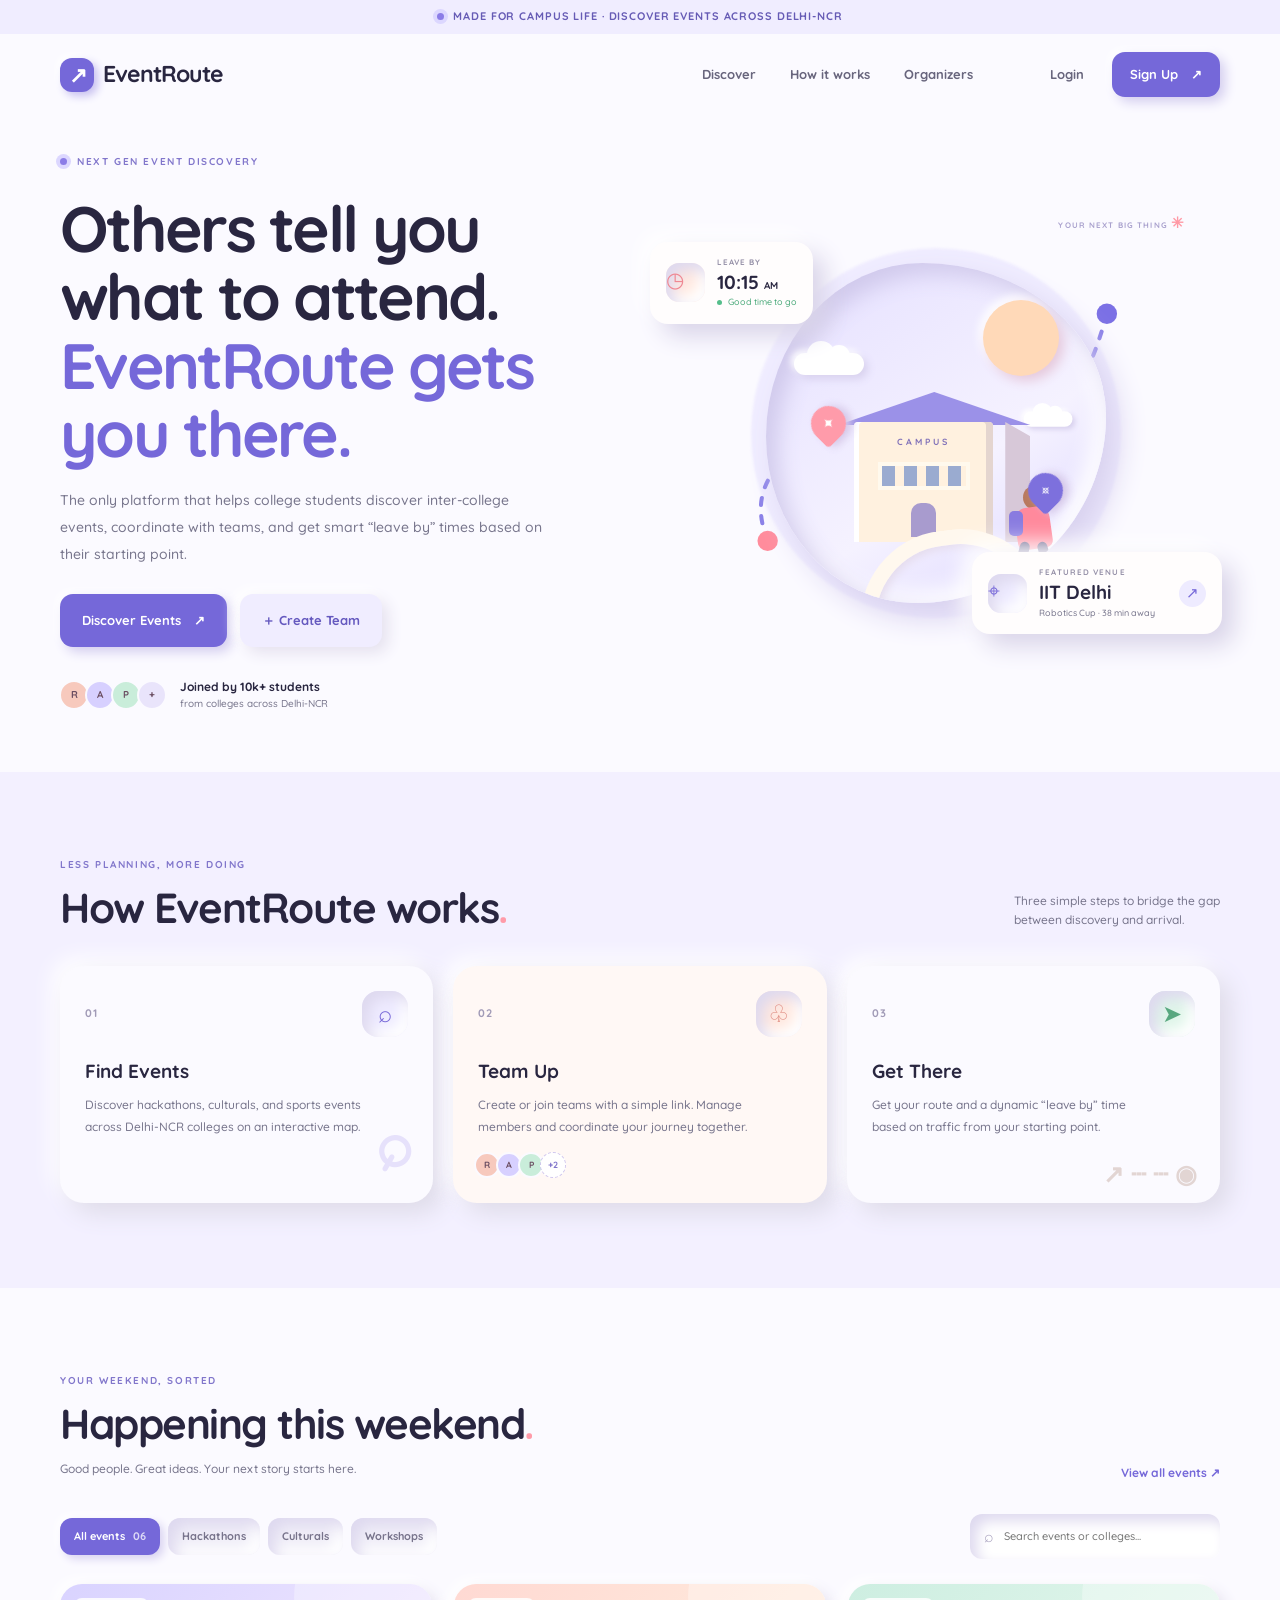
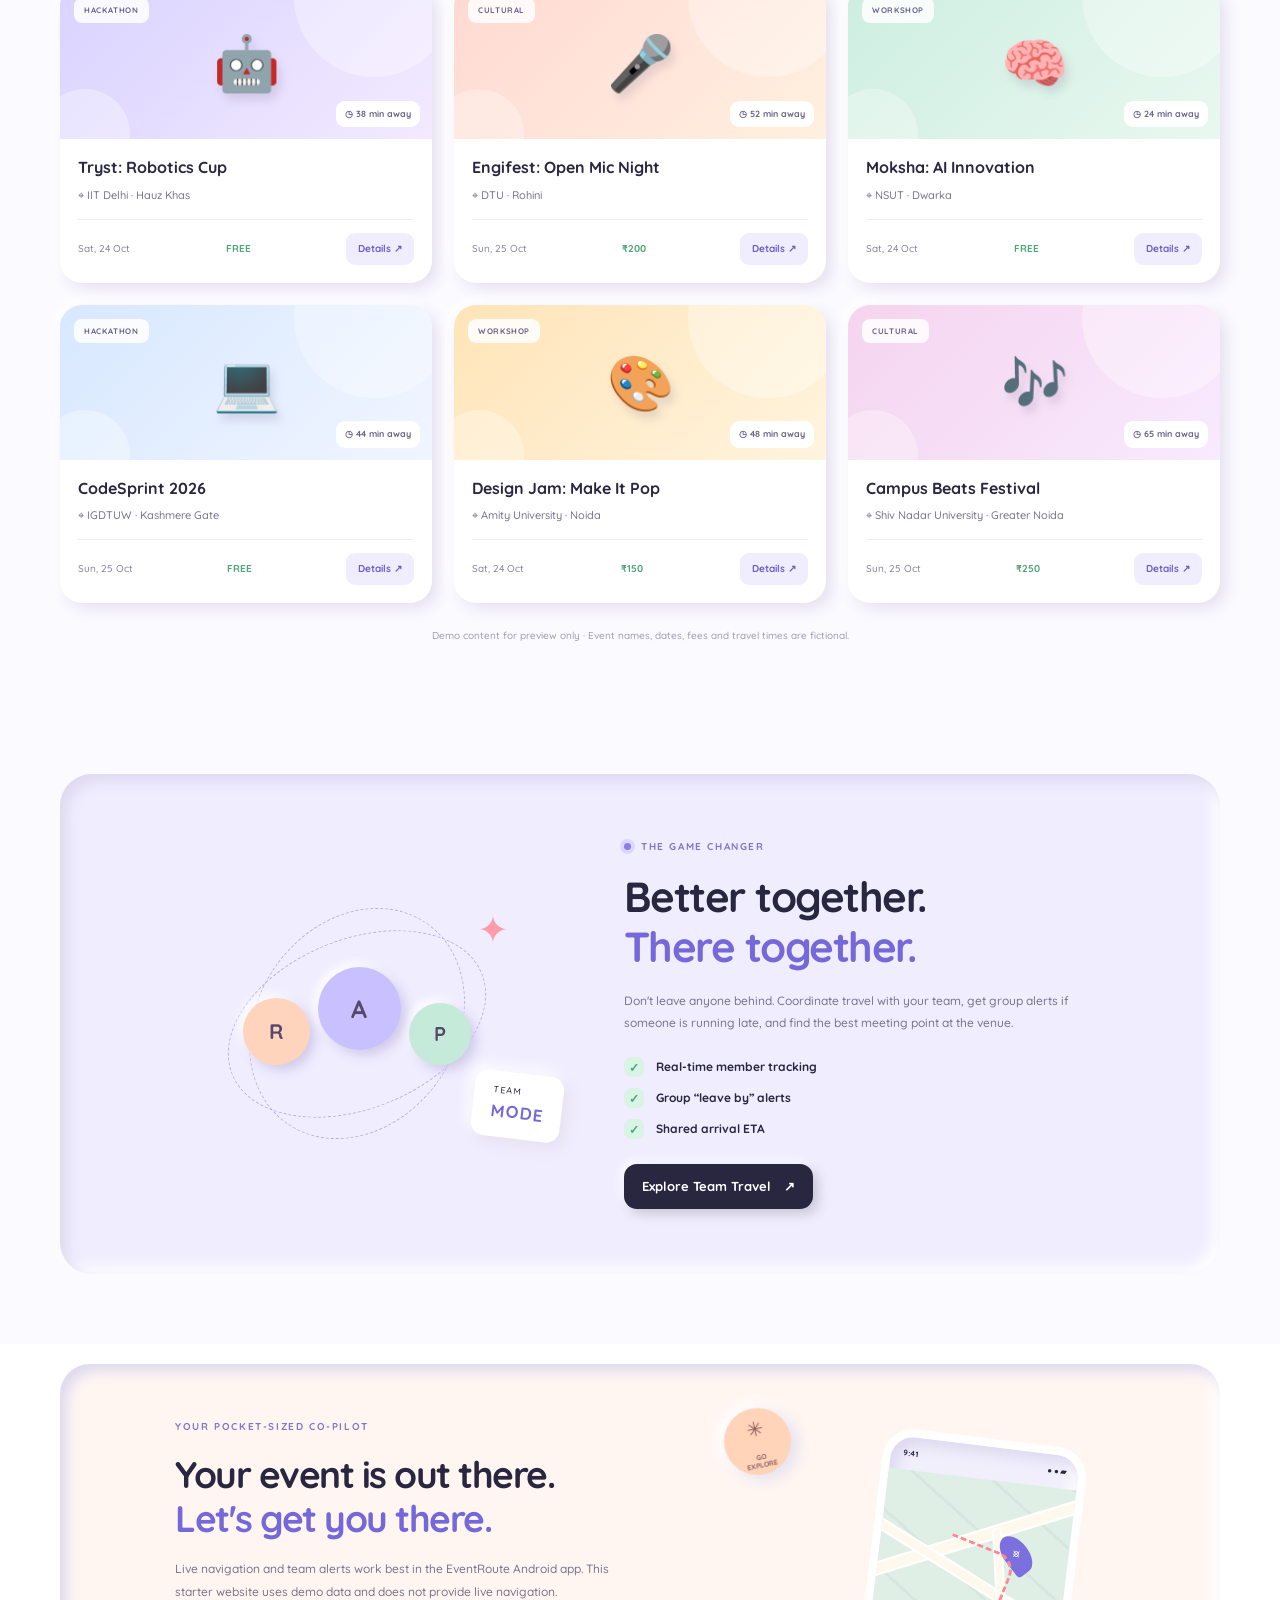
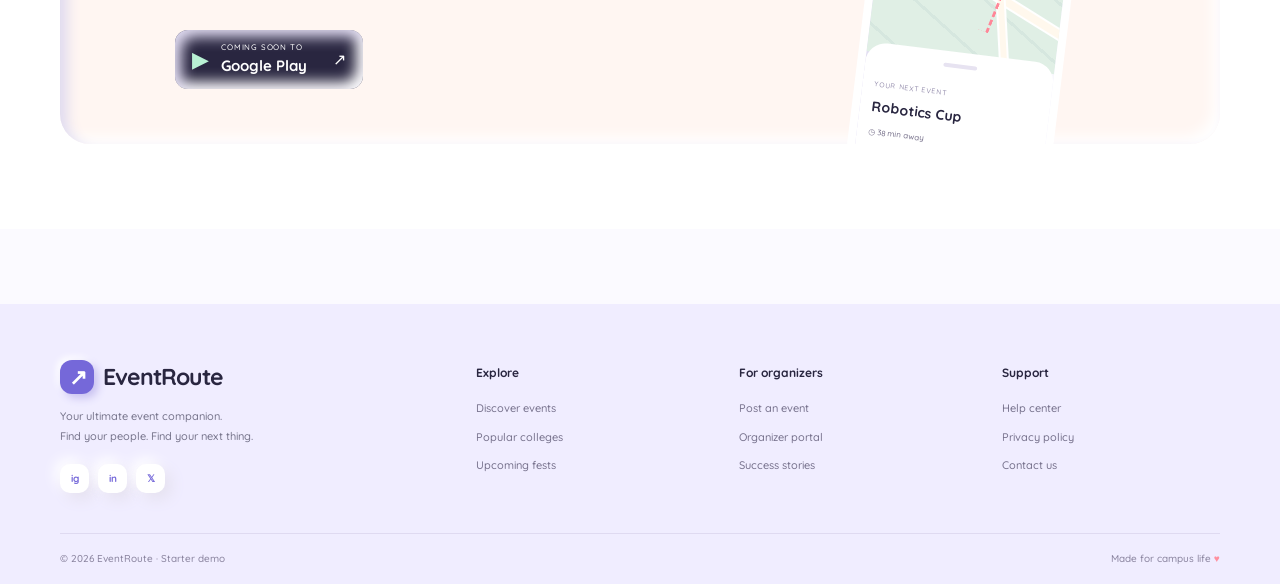
<file: web/index.html>
<!DOCTYPE html>
<html lang="en">
<head>
  <meta charset="UTF-8">
  <meta name="viewport" content="width=device-width, initial-scale=1.0">
  <meta name="description" content="EventRoute helps students discover college events, coordinate teams, and plan when to leave.">
  <title>EventRoute — Discover. Team Up. Get There.</title>
  <link rel="preconnect" href="https://fonts.googleapis.com">
  <link rel="preconnect" href="https://fonts.gstatic.com" crossorigin>
  <link href="https://fonts.googleapis.com/css2?family=Quicksand:wght@400;500;600;700&display=swap" rel="stylesheet">
  <link rel="stylesheet" href="css/style.css">
</head>
<body>
  <div class="announcement"><span class="pulse"></span> Made for campus life · Discover events across Delhi-NCR</div>
  <header class="site-header container">
    <a class="brand" href="#home" aria-label="EventRoute home"><span class="brand-mark">↗</span> EventRoute</a>
    <nav class="desktop-nav" aria-label="Main navigation">
      <a href="discover-map.html">Discover</a><a href="#how">How it works</a><a href="#organizers">Organizers</a>
    </nav>
    <div class="header-actions"><a class="btn btn-quiet" href="login.html">Login</a><a class="btn btn-primary" href="login.html?mode=signup">Sign Up <span>↗</span></a><button class="menu-toggle" id="menuToggle" aria-label="Toggle navigation">☰</button></div>
  </header>

  <main id="home">
    <section class="hero container">
      <div class="hero-copy">
        <div class="eyebrow"><span class="eyebrow-dot"></span> NEXT GEN EVENT DISCOVERY</div>
        <h1>Others tell you<br>what to attend.<br><span>EventRoute gets<br>you there.</span></h1>
        <p class="hero-description">The only platform that helps college students discover inter-college events, coordinate with teams, and get smart “leave by” times based on their starting point.</p>
        <div class="hero-actions"><a class="btn btn-primary btn-large" href="discover-map.html">Discover Events <span>↗</span></a><button class="btn btn-soft btn-large" data-toast="Team creation is a demo feature for now.">＋ Create Team</button></div>
        <div class="social-proof"><div class="avatar-stack"><span>R</span><span>A</span><span>P</span><span>+</span></div><div><strong>Joined by 10k+ students</strong><small>from colleges across Delhi-NCR</small></div></div>
      </div>
      <div class="hero-visual">
        <div class="visual-glow"></div>
        <div class="route-doodle" aria-hidden="true"><svg viewBox="0 0 440 430" fill="none"><path d="M54 315 C 20 230, 126 215, 145 155 S 235 90, 260 145 S 345 245, 387 92" stroke="#8A80E8" stroke-width="4" stroke-linecap="round" stroke-dasharray="7 11"/><circle cx="54" cy="315" r="10" fill="#FF8C9C"/><circle cx="387" cy="92" r="10" fill="#7B70E5"/></svg></div>
        <div class="floating-card leave-card"><span class="mini-icon coral">◷</span><div><small>LEAVE BY</small><strong>10:15 <em>AM</em></strong><span class="status"><i></i> Good time to go</span></div></div>
        <div class="hero-art">
          <div class="art-sun"></div><div class="art-cloud cloud-one"></div><div class="art-cloud cloud-two"></div>
          <div class="campus-building"><div class="roof"></div><div class="building-front"><div class="building-label">CAMPUS</div><div class="windows"></div><div class="building-door"></div></div><div class="building-side"></div></div>
          <div class="art-path"></div><div class="art-person"><div class="person-head"></div><div class="person-body"></div><div class="person-leg leg-one"></div><div class="person-leg leg-two"></div><div class="person-bag"></div></div>
          <div class="pin pin-one">✦</div><div class="pin pin-two">⌖</div>
        </div>
        <div class="floating-card venue-card"><span class="mini-icon lavender">⌖</span><div><small>FEATURED VENUE</small><strong>IIT Delhi</strong><span>Robotics Cup · 38 min away</span></div><span class="arrow-circle">↗</span></div>
        <div class="tiny-note">YOUR NEXT BIG THING <span>✳</span></div>
      </div>
    </section>

    <section class="how-section section-pad" id="how">
      <div class="container">
        <div class="section-heading"><div><div class="eyebrow">LESS PLANNING, MORE DOING</div><h2>How EventRoute works<span class="heading-period">.</span></h2></div><p>Three simple steps to bridge the gap<br class="desktop-only"> between discovery and arrival.</p></div>
        <div class="steps-grid">
          <article class="step-card"><div class="step-top"><span class="step-number">01</span><span class="step-icon lavender">⌕</span></div><h3>Find Events</h3><p>Discover hackathons, culturals, and sports events across Delhi-NCR colleges on an interactive map.</p><div class="card-decoration decor-search">⌕</div></article>
          <article class="step-card featured-step"><div class="step-top"><span class="step-number">02</span><span class="step-icon peach">♧</span></div><h3>Team Up</h3><p>Create or join teams with a simple link. Manage members and coordinate your journey together.</p><div class="mini-avatars"><span>R</span><span>A</span><span>P</span><b>+2</b></div></article>
          <article class="step-card"><div class="step-top"><span class="step-number">03</span><span class="step-icon mint">➤</span></div><h3>Get There</h3><p>Get your route and a dynamic “leave by” time based on traffic from your starting point.</p><div class="card-decoration decor-route">↗ ┄ ┄ ◉</div></article>
        </div>
      </div>
    </section>

    <section class="events-section section-pad" id="discover">
      <div class="container">
        <div class="section-heading"><div><div class="eyebrow">YOUR WEEKEND, SORTED</div><h2>Happening this weekend<span class="heading-period">.</span></h2><p class="heading-sub">Good people. Great ideas. Your next story starts here.</p></div><a href="discover-map.html" class="text-link">View all events <span>↗</span></a></div>
        <div class="filter-row"><div class="filter-pills" id="filters"><button class="filter-pill active" data-filter="All">All events <span>06</span></button><button class="filter-pill" data-filter="Hackathon">Hackathons</button><button class="filter-pill" data-filter="Cultural">Culturals</button><button class="filter-pill" data-filter="Workshop">Workshops</button></div><label class="search-box"><span>⌕</span><input id="eventSearch" type="search" placeholder="Search events or colleges..." aria-label="Search events"></label></div>
        <div class="event-grid" id="eventGrid"></div>
        <p class="demo-disclaimer">Demo content for preview only · Event names, dates, fees and travel times are fictional.</p>
      </div>
    </section>

    <section class="team-banner container" id="organizers">
      <div class="team-illustration"><div class="orbit orbit-a"></div><div class="orbit orbit-b"></div><div class="team-spark">✦</div><div class="team-people"><span class="person p1">R</span><span class="person p2">A</span><span class="person p3">P</span></div><div class="team-ticket">TEAM<br><strong>MODE</strong></div></div>
      <div class="team-copy"><div class="eyebrow"><span class="eyebrow-dot"></span> THE GAME CHANGER</div><h2>Better together.<br><span>There together.</span></h2><p>Don't leave anyone behind. Coordinate travel with your team, get group alerts if someone is running late, and find the best meeting point at the venue.</p><ul><li><span>✓</span> Real-time member tracking</li><li><span>✓</span> Group “leave by” alerts</li><li><span>✓</span> Shared arrival ETA</li></ul><button class="btn btn-dark" data-toast="Team Travel Mode is a demo feature for now.">Explore Team Travel <span>↗</span></button></div>
    </section>

    <section class="app-section section-pad">
      <div class="container app-panel"><div class="app-copy"><div class="eyebrow">YOUR POCKET-SIZED CO-PILOT</div><h2>Your event is out there.<br><span>Let's get you there.</span></h2><p>Live navigation and team alerts work best in the EventRoute Android app. This starter website uses demo data and does not provide live navigation.</p><div class="store-button"><span class="play-icon">▶</span><div><small>COMING SOON TO</small><strong>Google Play</strong></div><span class="store-arrow">↗</span></div></div><div class="phone-mock"><div class="phone-top"><span>9:41</span><span>● ● ▰</span></div><div class="phone-map"><div class="map-road road-a"></div><div class="map-road road-b"></div><div class="map-road road-c"></div><div class="phone-pin">⌖</div><div class="phone-route"></div></div><div class="phone-sheet"><span class="sheet-handle"></span><small>YOUR NEXT EVENT</small><h3>Robotics Cup</h3><div class="phone-info"><span>◷ 38 min away</span><span>↗ Leave by 10:15</span></div><div class="phone-cta">View route ↗</div></div></div><div class="app-sticker">✳ <span>GO<br>EXPLORE</span></div></div>
    </section>
  </main>

  <footer class="site-footer"><div class="container footer-main"><div class="footer-brand"><a class="brand" href="#home"><span class="brand-mark">↗</span> EventRoute</a><p>Your ultimate event companion.<br>Find your people. Find your next thing.</p><div class="footer-socials"><a href="#home" aria-label="Instagram">ig</a><a href="#home" aria-label="LinkedIn">in</a><a href="#home" aria-label="X">𝕏</a></div></div><div class="footer-col"><h4>Explore</h4><a href="#discover">Discover events</a><a href="#discover">Popular colleges</a><a href="#discover">Upcoming fests</a></div><div class="footer-col"><h4>For organizers</h4><a href="#organizers">Post an event</a><a href="#organizers">Organizer portal</a><a href="#organizers">Success stories</a></div><div class="footer-col"><h4>Support</h4><a href="#home">Help center</a><a href="#home">Privacy policy</a><a href="#home">Contact us</a></div></div><div class="container footer-bottom"><span>© 2026 EventRoute · Starter demo</span><span>Made for campus life <b>♥</b></span></div></footer>
  <div class="toast" id="toast" role="status" aria-live="polite"></div>
  <script src="js/app.js"></script>
</body>
</html>
</file>
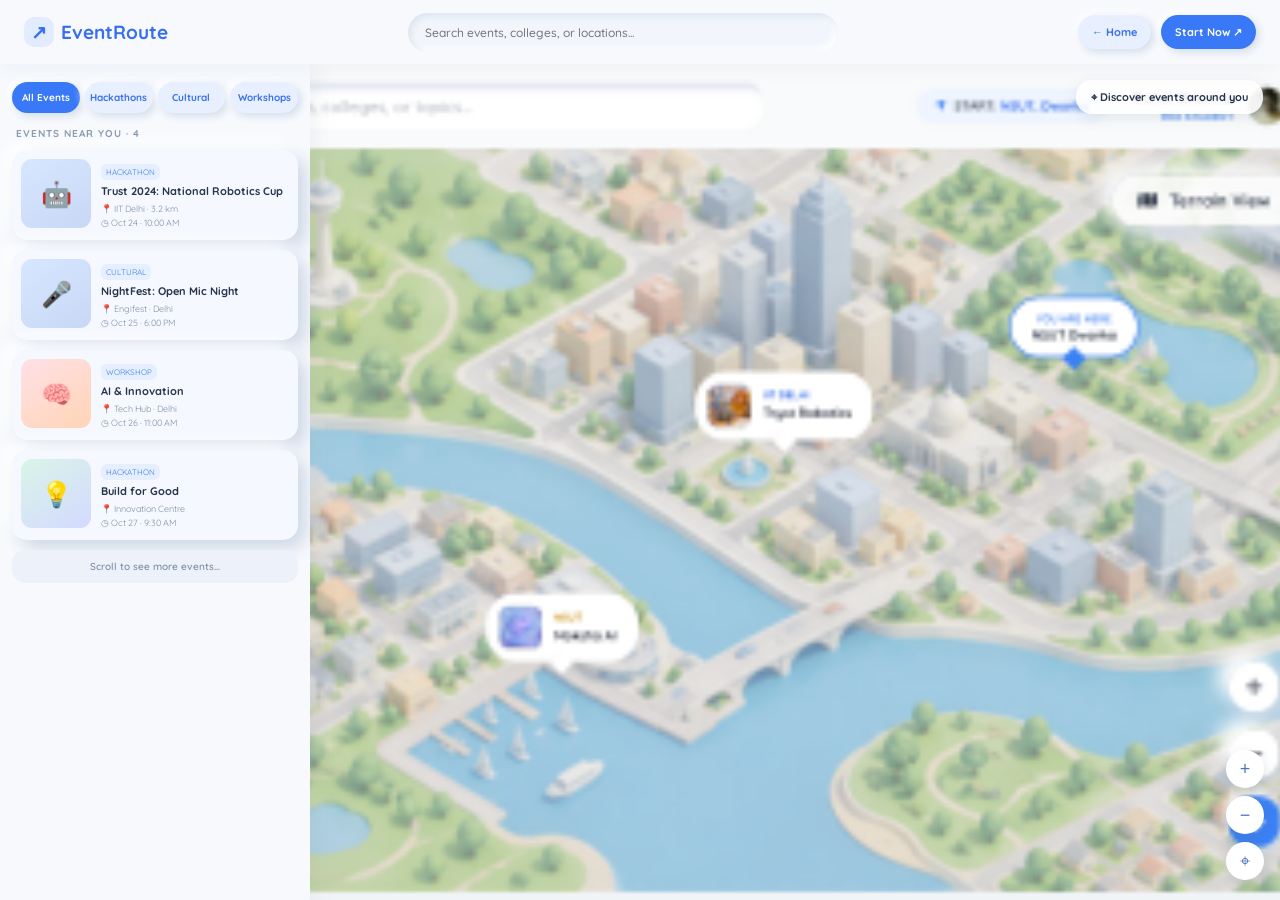
<file: web/discover-map.html>
<!DOCTYPE html>
<html lang="en">
<head>
<meta charset="UTF-8"><meta name="viewport" content="width=device-width, initial-scale=1">
<title>Discover Map | EventRoute</title>
<link rel="preconnect" href="https://fonts.googleapis.com">
<link href="https://fonts.googleapis.com/css2?family=Quicksand:wght@400;500;600;700&display=swap" rel="stylesheet">
<style>
:root{--ink:#26344c;--blue:#477cf5;--pale:#eef4ff;--shadow:8px 8px 18px #cdd7e6,-8px -8px 18px #fff}
*{box-sizing:border-box}body{margin:0;font-family:Quicksand,sans-serif;color:var(--ink);background:#f0f4fa}
.topbar{height:64px;background:#f7f9fd;display:flex;align-items:center;justify-content:space-between;padding:0 24px;gap:18px;box-shadow:0 4px 18px #9eafc51c;position:relative;z-index:2}
.brand{font-weight:700;color:#376ff0;text-decoration:none;font-size:19px;white-space:nowrap}.brand-mark{display:inline-grid;place-items:center;background:#e3ecff;border-radius:10px;width:30px;height:30px;margin-right:7px}
.search{width:min(430px,45vw);border:0;background:#f2f6fc;border-radius:22px;padding:12px 17px;box-shadow:inset 3px 3px 7px #dce4ef,inset -3px -3px 7px white;font:500 12px Quicksand;color:var(--ink)}
.actions{display:flex;gap:10px;align-items:center}.pill{border:0;border-radius:18px;padding:10px 14px;font:700 11px Quicksand;background:#e8efff;color:#3971ee;cursor:pointer;box-shadow:3px 3px 8px #d3dce9,-3px -3px 8px white}.pill.primary{background:#3978f6;color:white}
.layout{height:calc(100vh - 64px);min-height:500px;display:grid;grid-template-columns:310px 1fr;overflow:hidden}.sidebar{background:#f7f9fd;padding:15px 12px;overflow:auto;z-index:1;box-shadow:5px 0 20px #8192a51b}.filters{display:flex;gap:5px;margin:3px 0 14px}.filters button{flex:1;padding:9px 5px;font-size:10px}.filters button.active{background:#3978f6;color:white}.section-label{font-size:10px;font-weight:700;color:#8a9ab1;letter-spacing:1px;margin:14px 4px 10px}.event{display:flex;gap:10px;background:#f5f8fe;padding:9px;border-radius:15px;margin-bottom:10px;box-shadow:var(--shadow);transition:transform .25s}.event:hover{transform:translateY(-3px)}.thumb{width:70px;min-width:70px;height:69px;border-radius:11px;background:linear-gradient(145deg,#d7e7ff,#c8d7f5);display:grid;place-items:center;font-size:25px}.event:nth-of-type(3) .thumb{background:linear-gradient(145deg,#ffe0e7,#ffd5b5)}.event:nth-of-type(4) .thumb{background:linear-gradient(145deg,#d9f5e8,#d4d9ff)}.event h3{font-size:11px;margin:4px 0 5px}.event p{font-size:9px;color:#8492a7;margin:3px 0}.tag{font-size:8px;color:#3981eb;background:#e6efff;border-radius:6px;padding:3px 5px;display:inline-block}.more{width:100%;padding:10px;border:0;border-radius:13px;background:#edf2fa;color:#8291a6;font:600 10px Quicksand;cursor:pointer}.map{position:relative;background:#dce9ed;overflow:hidden}.map-image{position:absolute;width:100%;height:100%;object-fit:cover;object-position:center;animation:fade .8s ease both}.map-label{position:absolute;z-index:1;border:0;background:#fff;border-radius:13px;padding:9px 12px;box-shadow:0 5px 16px #435d7b33;font:700 10px Quicksand;color:#34445b;cursor:pointer;animation:float 4s ease-in-out infinite}.map-label span{display:block;font-size:8px;color:#7b8ca2;margin-top:3px}.l1{top:18%;left:34%}.l2{top:35%;left:61%;animation-delay:.4s}.l3{top:57%;left:24%;animation-delay:.8s}.map-controls{position:absolute;right:16px;bottom:20px;display:grid;gap:8px}.map-controls button{width:38px;height:38px;border:0;border-radius:50%;background:#fff;color:#5075c5;box-shadow:0 4px 12px #435d7b30;font-size:18px;cursor:pointer}.map-title{position:absolute;top:16px;right:17px;background:#ffffffdf;padding:10px 15px;border-radius:16px;font-size:11px;font-weight:700;box-shadow:0 4px 14px #435d7b20}.notice{position:absolute;left:50%;bottom:18px;transform:translateX(-50%);padding:9px 13px;border-radius:12px;background:#26344c;color:white;font-size:11px;opacity:0;transition:opacity .2s;pointer-events:none}.notice.show{opacity:1}
@keyframes float{0%,100%{transform:translateY(0)}50%{transform:translateY(-5px)}}@keyframes fade{from{opacity:.5;transform:scale(1.02)}to{opacity:1;transform:scale(1)}}@media(max-width:700px){.topbar{padding:0 12px;height:58px}.search{display:none}.layout{height:calc(100vh - 58px);grid-template-columns:1fr;grid-template-rows:245px 1fr}.sidebar{order:2;padding:10px}.map{order:1;min-height:250px}.event{display:none}.event:first-of-type{display:flex}.filters{margin-bottom:8px}.section-label{display:none}.layout{overflow:auto}.sidebar{overflow:visible}.map-label{font-size:9px;padding:7px}.l1{left:20%}.l2{left:58%}}
</style></head>
<body>
<header class="topbar"><a class="brand" href="index.html"><span class="brand-mark">↗</span>EventRoute</a><input class="search" id="search" placeholder="Search events, colleges, or locations..." aria-label="Search events"><div class="actions"><button class="pill" onclick="location.href='index.html'">← Home</button><button class="pill primary" onclick="location.href='login.html'">Start Now ↗</button></div></header>
<main class="layout">
<aside class="sidebar"><div class="filters"><button class="pill active" data-filter="All">All Events</button><button class="pill" data-filter="Hackathon">Hackathons</button><button class="pill" data-filter="Cultural">Cultural</button><button class="pill" data-filter="Workshop">Workshops</button></div><div class="section-label">EVENTS NEAR YOU · 4</div>
<article class="event" data-kind="Hackathon" role="link" tabindex="0" onclick="location.href='event-details.html'" onkeydown="if(event.key==='Enter')location.href='event-details.html'"><div class="thumb">🤖</div><div><span class="tag">HACKATHON</span><h3>Trust 2024: National Robotics Cup</h3><p>📍 IIT Delhi · 3.2 km</p><p>◷ Oct 24 · 10:00 AM</p></div></article>
<article class="event" data-kind="Cultural"><div class="thumb">🎤</div><div><span class="tag">CULTURAL</span><h3>NightFest: Open Mic Night</h3><p>📍 Engifest · Delhi</p><p>◷ Oct 25 · 6:00 PM</p></div></article>
<article class="event" data-kind="Workshop"><div class="thumb">🧠</div><div><span class="tag">WORKSHOP</span><h3>AI & Innovation</h3><p>📍 Tech Hub · Delhi</p><p>◷ Oct 26 · 11:00 AM</p></div></article>
<article class="event" data-kind="Hackathon"><div class="thumb">💡</div><div><span class="tag">HACKATHON</span><h3>Build for Good</h3><p>📍 Innovation Centre</p><p>◷ Oct 27 · 9:30 AM</p></div></article>
<button class="more" id="more">Scroll to see more events…</button></aside>
<section class="map" aria-label="Event discovery map"><img class="map-image" src="assets/reference/page3-map-crop.png" alt="Exact map and event discovery UI reference from page 3 of the EventRoute PDF">
<div class="map-title">⌖ Discover events around you</div><div class="map-controls"><button onclick="showInfo('Zoom in')">+</button><button onclick="showInfo('Zoom out')">−</button><button onclick="showInfo('Your location is a demo')">⌖</button></div><div class="notice" id="notice"></div></section>
</main>
<script>
const events=[...document.querySelectorAll('.event')];document.querySelectorAll('[data-filter]').forEach(btn=>btn.addEventListener('click',()=>{document.querySelectorAll('[data-filter]').forEach(b=>b.classList.remove('active'));btn.classList.add('active');events.forEach(e=>e.style.display=btn.dataset.filter==='All'||e.dataset.kind===btn.dataset.filter?'flex':'none')}));
document.getElementById('search').addEventListener('input',e=>{const q=e.target.value.toLowerCase();events.forEach(card=>card.style.display=card.innerText.toLowerCase().includes(q)?'flex':'none')});
function showInfo(msg){const n=document.getElementById('notice');n.textContent=msg+' · Demo preview';n.classList.add('show');setTimeout(()=>n.classList.remove('show'),1800)}
document.getElementById('more').addEventListener('click',()=>showInfo('More events will be added here'));
</script></body></html>
</file>
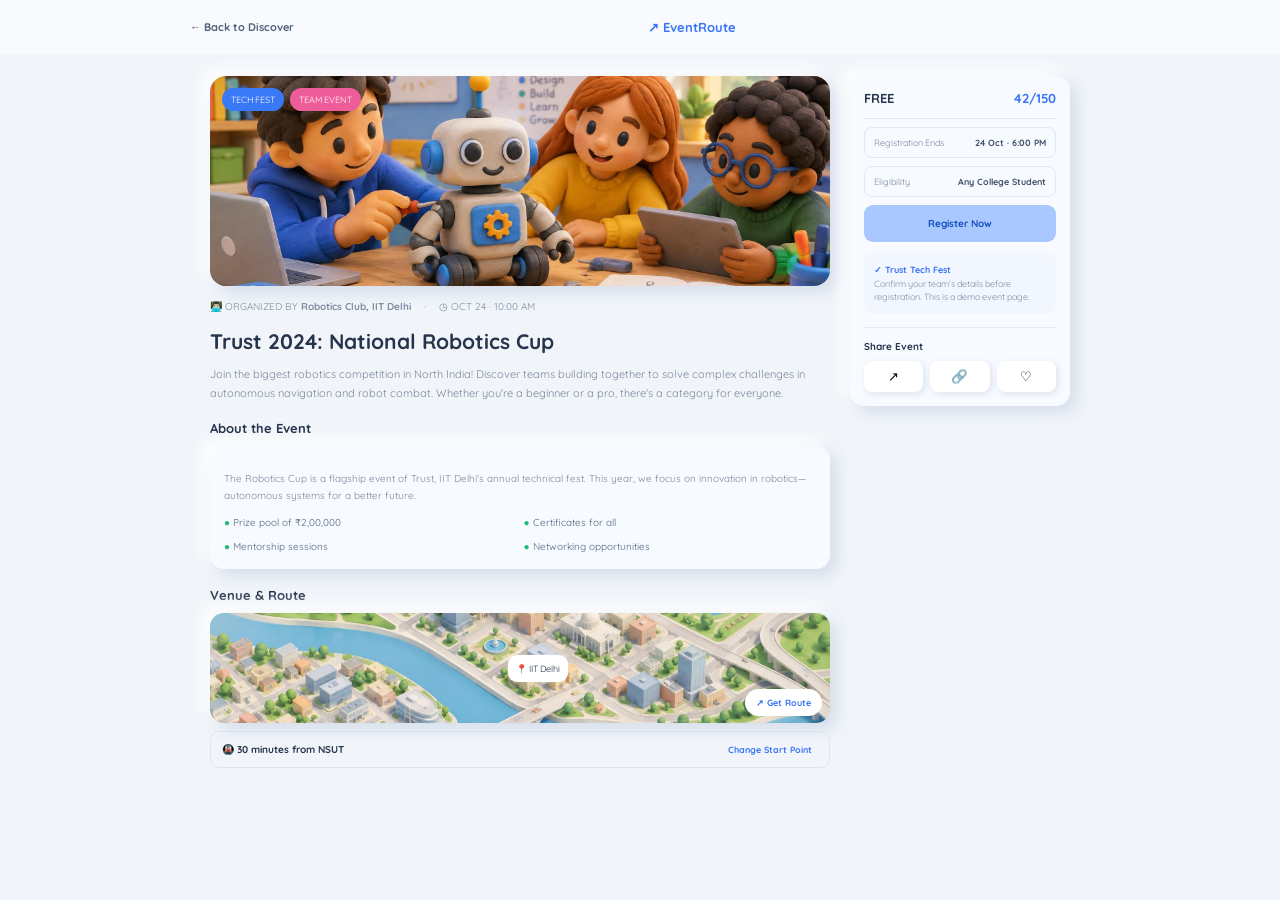
<file: web/event-details.html>
<!DOCTYPE html><html lang="en"><head><meta charset="UTF-8"><meta name="viewport" content="width=device-width,initial-scale=1"><title>Trust 2024: National Robotics Cup | EventRoute</title><link href="https://fonts.googleapis.com/css2?family=Quicksand:wght@400;500;600;700&display=swap" rel="stylesheet"><style>
*{box-sizing:border-box}body{margin:0;background:#f1f5fa;color:#26344c;font:13px Quicksand,sans-serif}header{height:54px;display:flex;justify-content:space-between;align-items:center;padding:0 max(calc((100vw - 900px)/2),24px);background:#f8fafd}a{text-decoration:none;color:inherit}.brand{color:#3975f5;font-weight:700}.back{font-size:11px;color:#52627b;font-weight:700}.page{max-width:900px;margin:22px auto;padding:0 20px;display:grid;grid-template-columns:minmax(0,1fr) 220px;gap:20px}.hero{height:210px;position:relative;border-radius:16px;overflow:hidden;box-shadow:7px 7px 16px #d5deea,-7px -7px 16px white;animation:up .5s}.hero img{width:100%;height:100%;object-fit:cover}.badges{position:absolute;top:12px;left:12px;display:flex;gap:6px}.badge{background:#3978f6;color:white;padding:6px 9px;border-radius:20px;font-size:9px}.pink{background:#ef5c9a}.meta{font-size:10px;color:#7d8ba0;margin:14px 0}.title{font-size:21px;margin:8px 0}.desc{font-size:11px;color:#7a889c;line-height:1.7}.section{font-size:13px;margin:18px 0 10px}.about,.card{background:#f7faff;border-radius:14px;padding:14px;box-shadow:7px 7px 16px #d5deea,-7px -7px 16px white}.about{font-size:10px;color:#7b899c;line-height:1.7}.perks{display:grid;grid-template-columns:1fr 1fr;gap:7px;color:#53677f}.perks span:before{content:'● ';color:#20bd79}.venue{height:110px;position:relative;border-radius:14px;overflow:hidden;box-shadow:7px 7px 16px #d5deea,-7px -7px 16px white}.venue img{width:100%;height:100%;object-fit:cover}.pin{position:absolute;top:38%;left:48%;background:white;padding:8px;border-radius:9px;font-size:9px}.route{position:absolute;right:8px;bottom:7px;background:white;color:#3975f5;border:0;padding:8px 11px;border-radius:20px;cursor:pointer;font:700 9px Quicksand}.routeinfo{display:flex;justify-content:space-between;padding:11px;margin-top:8px;border:1px solid #dce5ef;border-radius:9px;font-size:10px}.routeinfo button{border:0;background:none;color:#3975f5;cursor:pointer;font:700 9px Quicksand}.card{position:sticky;top:14px;height:max-content}.price{display:flex;justify-content:space-between;padding-bottom:12px;border-bottom:1px solid #e2e9f3;font-weight:700}.blue{color:#3975f5}.field{display:flex;justify-content:space-between;border:1px solid #e1e8f1;border-radius:8px;padding:9px;margin:8px 0;font-size:9px;color:#7d8ba0;gap:6px}.field b{color:#43536a}.register{width:100%;border:0;border-radius:9px;background:#a9c8ff;color:#174fbd;padding:12px;font:700 10px Quicksand;cursor:pointer}.register:hover{background:#8fb6ff;transform:translateY(-1px)}.note{background:#f1f6ff;padding:10px;border-radius:10px;margin-top:11px;font-size:9px;line-height:1.5;color:#8090a6}.note b{display:block;color:#3975f5}.share{border-top:1px solid #e4ebf4;margin-top:13px;padding-top:12px;font-size:10px;font-weight:700}.shares{display:flex;gap:7px;margin-top:8px}.shares button{flex:1;padding:8px;border:0;border-radius:8px;background:white;box-shadow:2px 2px 6px #dce4ef;cursor:pointer}.toast{position:fixed;bottom:20px;left:50%;transform:translateX(-50%);padding:11px 16px;border-radius:12px;background:#26344c;color:white;opacity:0;transition:.2s;pointer-events:none}.toast.show{opacity:1}dialog{border:0;border-radius:16px;padding:24px;width:min(390px,calc(100% - 30px));font-family:Quicksand;background:#f5f8fd;color:#26344c;box-shadow:0 18px 70px #1e304766}dialog::backdrop{background:#23334d88}dialog label{display:block;font-size:10px;font-weight:700;margin-top:12px}dialog input,dialog select{width:100%;padding:11px;border:1px solid #dce5f0;border-radius:9px;margin-top:5px;font:12px Quicksand}dialog h2{font-size:19px}dialog .close{float:right;border:0;background:none;font-size:20px;cursor:pointer}@keyframes up{from{opacity:0;transform:translateY(10px)}to{opacity:1;transform:translateY(0)}}@media(max-width:650px){header{padding:0 14px}.page{grid-template-columns:1fr;padding:0 13px;margin:12px auto}.card{position:static;grid-row:1}.content{grid-row:2}.hero{height:185px}.title{font-size:19px}.perks{grid-template-columns:1fr}}
</style></head><body><header><a class="back" href="discover-map.html">← Back to Discover</a><a class="brand" href="index.html">↗ EventRoute</a><span></span></header><main class="page"><section class="content"><div class="hero"><img src="assets/reference/robotics-cup.jpg" alt="Robotics Cup event illustration"><div class="badges"><span class="badge">TECH FEST</span><span class="badge pink">TEAM EVENT</span></div></div><p class="meta">👨🏻‍💻 ORGANIZED BY <b>Robotics Club, IIT Delhi</b>　 ·　 ◷ OCT 24 · 10:00 AM</p><h1 class="title">Trust 2024: National Robotics Cup</h1><p class="desc">Join the biggest robotics competition in North India! Discover teams building together to solve complex challenges in autonomous navigation and robot combat. Whether you're a beginner or a pro, there's a category for everyone.</p><h3 class="section">About the Event</h3><div class="about"><p>The Robotics Cup is a flagship event of Trust, IIT Delhi's annual technical fest. This year, we focus on innovation in robotics—autonomous systems for a better future.</p><div class="perks"><span>Prize pool of ₹2,00,000</span><span>Certificates for all</span><span>Mentorship sessions</span><span>Networking opportunities</span></div></div><h3 class="section">Venue &amp; Route</h3><div class="venue"><img src="assets/reference/venue-map.jpg" alt="Campus map"><span class="pin">📍 IIT Delhi</span><button class="route" id="route">↗ Get Route</button></div><div class="routeinfo"><span>🚇 <b id="routeText">30 minutes from NSUT</b></span><button id="change">Change Start Point</button></div></section><aside class="card"><div class="price"><span>FREE</span><span class="blue">42/150</span></div><div class="field"><span>Registration Ends</span><b>24 Oct · 6:00 PM</b></div><div class="field"><span>Eligibility</span><b>Any College Student</b></div><button class="register" id="register">Register Now</button><div class="note"><b>✓ Trust Tech Fest</b>Confirm your team's details before registration. This is a demo event page.</div><div class="share">Share Event<div class="shares"><button id="share">↗</button><button id="copy">🔗</button><button id="save">♡</button></div></div></aside></main><dialog id="dlg"><button class="close" id="close">×</button><h2>Register for the Robotics Cup</h2><p>Fill in your details to reserve a demo spot.</p><form id="form"><label>Full name<input name="name" required placeholder="Enter your name"></label><label>Email address<input name="email" type="email" required placeholder="you@example.com"></label><label>College name<input name="college" required placeholder="Your college"></label><label>Team size<select name="team"><option>Individual</option><option>2 members</option><option>3 members</option><option>4 members</option></select></label><button class="register" type="submit" style="margin-top:16px">Confirm Registration</button></form></dialog><div class="toast" id="toast"></div><script>const t=document.getElementById('toast');let timer;function msg(s){t.textContent=s;t.classList.add('show');clearTimeout(timer);timer=setTimeout(()=>t.classList.remove('show'),2300)}const d=document.getElementById('dlg');document.getElementById('register').onclick=()=>d.showModal();document.getElementById('close').onclick=()=>d.close();document.getElementById('form').onsubmit=e=>{e.preventDefault();msg('Thanks '+new FormData(e.target).get('name')+'! Demo registration confirmed.');d.close();e.target.reset()};document.getElementById('route').onclick=()=>{document.querySelector('.routeinfo').scrollIntoView({behavior:'smooth'});msg('Route preview shown · demo')};document.getElementById('change').onclick=()=>{let p=prompt('Enter your starting point:','NSUT');if(p&&p.trim()){document.getElementById('routeText').textContent='Route from '+p.trim();msg('Start point updated · demo')}};async function copy(){try{await navigator.clipboard.writeText(location.href);msg('Event link copied!')}catch(e){msg('Copy the page address from your browser.')}}document.getElementById('copy').onclick=copy;document.getElementById('share').onclick=async()=>{if(navigator.share){try{await navigator.share({title:document.title,url:location.href})}catch(e){}}else copy()};document.getElementById('save').onclick=e=>{let b=e.target;b.textContent=b.textContent==='♥'?'♡':'♥';msg(b.textContent==='♥'?'Event saved · demo':'Event removed · demo')};</script></body></html>
</file>
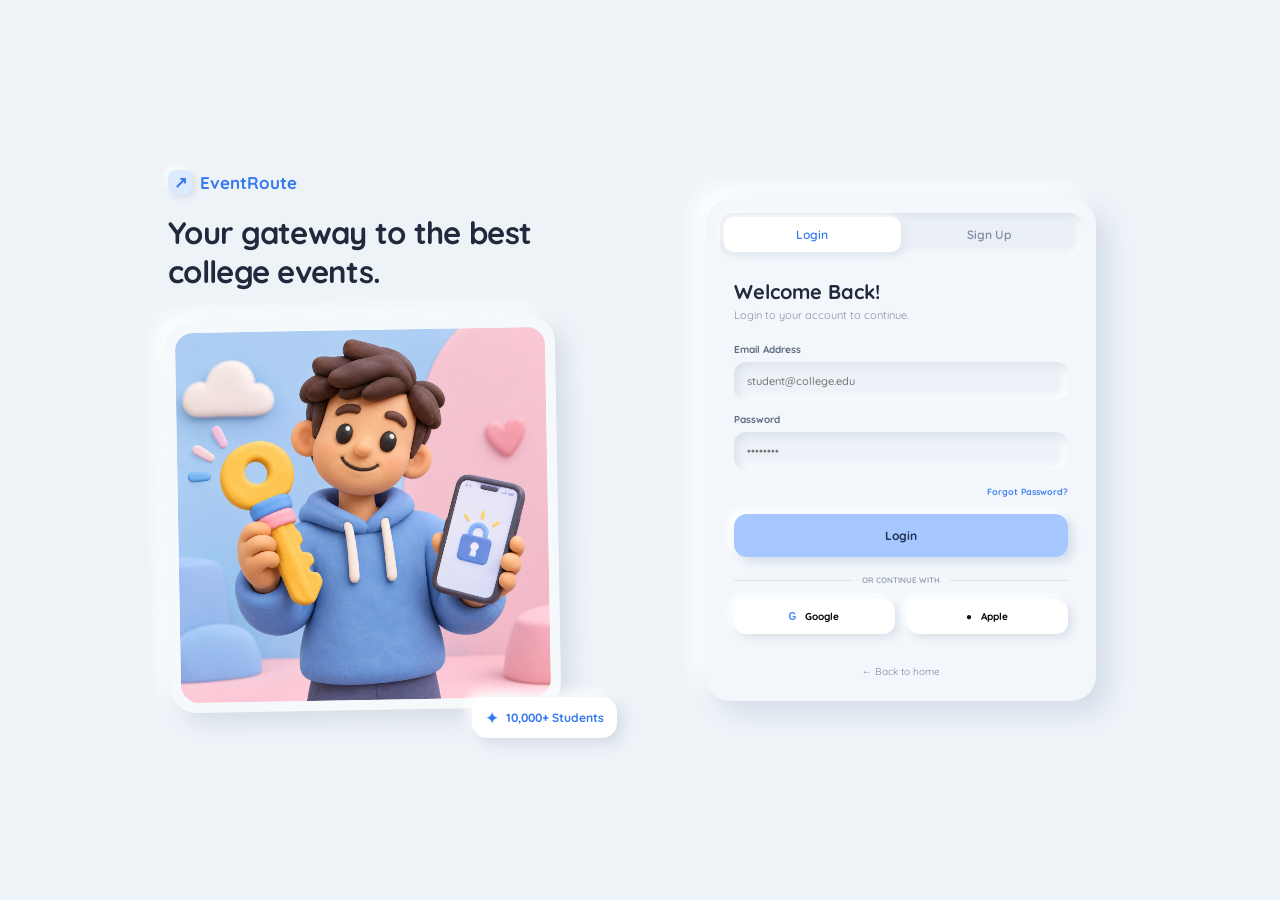
<file: web/login.html>
<!DOCTYPE html>
<html lang="en">
<head>
  <meta charset="UTF-8"><meta name="viewport" content="width=device-width, initial-scale=1.0">
  <title>Login | EventRoute</title>
  <link rel="preconnect" href="https://fonts.googleapis.com"><link rel="preconnect" href="https://fonts.gstatic.com" crossorigin>
  <link href="https://fonts.googleapis.com/css2?family=Quicksand:wght@400;500;600;700&display=swap" rel="stylesheet">
  <link rel="stylesheet" href="css/login.css">
</head>
<body>
  <main class="login-shell">
    <section class="welcome-side">
      <a class="brand" href="index.html"><span class="brand-mark">↗</span> EventRoute</a>
      <h1>Your gateway to the best<br>college events.</h1>
      <div class="art-card"><img src="assets/reference/pdf-image-13.jpeg" alt="EventRoute student mascot holding a key and phone"></div>
      <div class="student-badge"><span>✦</span><strong>10,000+ Students</strong></div>
    </section>
    <section class="form-side">
      <div class="auth-card">
        <div class="tabs" role="tablist" aria-label="Account type"><button class="tab active" id="loginTab" type="button">Login</button><button class="tab" id="signupTab" type="button">Sign Up</button></div>
        <div class="card-content">
          <h2 id="formTitle">Welcome Back!</h2><p class="subtitle" id="formSubtitle">Login to your account to continue.</p>
          <form id="authForm">
            <label for="email">Email Address</label><input id="email" type="email" placeholder="student@college.edu" autocomplete="email" required>
            <label for="password">Password</label><input id="password" type="password" placeholder="••••••••" autocomplete="current-password" minlength="6" required>
            <div class="forgot-row" id="forgotRow"><a href="#" id="forgotLink">Forgot Password?</a></div>
            <button class="submit-btn" id="submitBtn" type="submit">Login</button>
          </form>
          <div class="divider"><span>OR CONTINUE WITH</span></div>
          <div class="social-buttons"><button type="button" class="social-btn" id="googleBtn"><span class="google-g">G</span> Google</button><button type="button" class="social-btn" id="appleBtn"><span class="apple">●</span> Apple</button></div>
          <p class="form-message" id="formMessage" aria-live="polite"></p>
          <p class="back-home"><a href="index.html">← Back to home</a></p>
        </div>
      </div>
    </section>
  </main>
  <script src="js/login.js"></script>
</body></html>
</file>
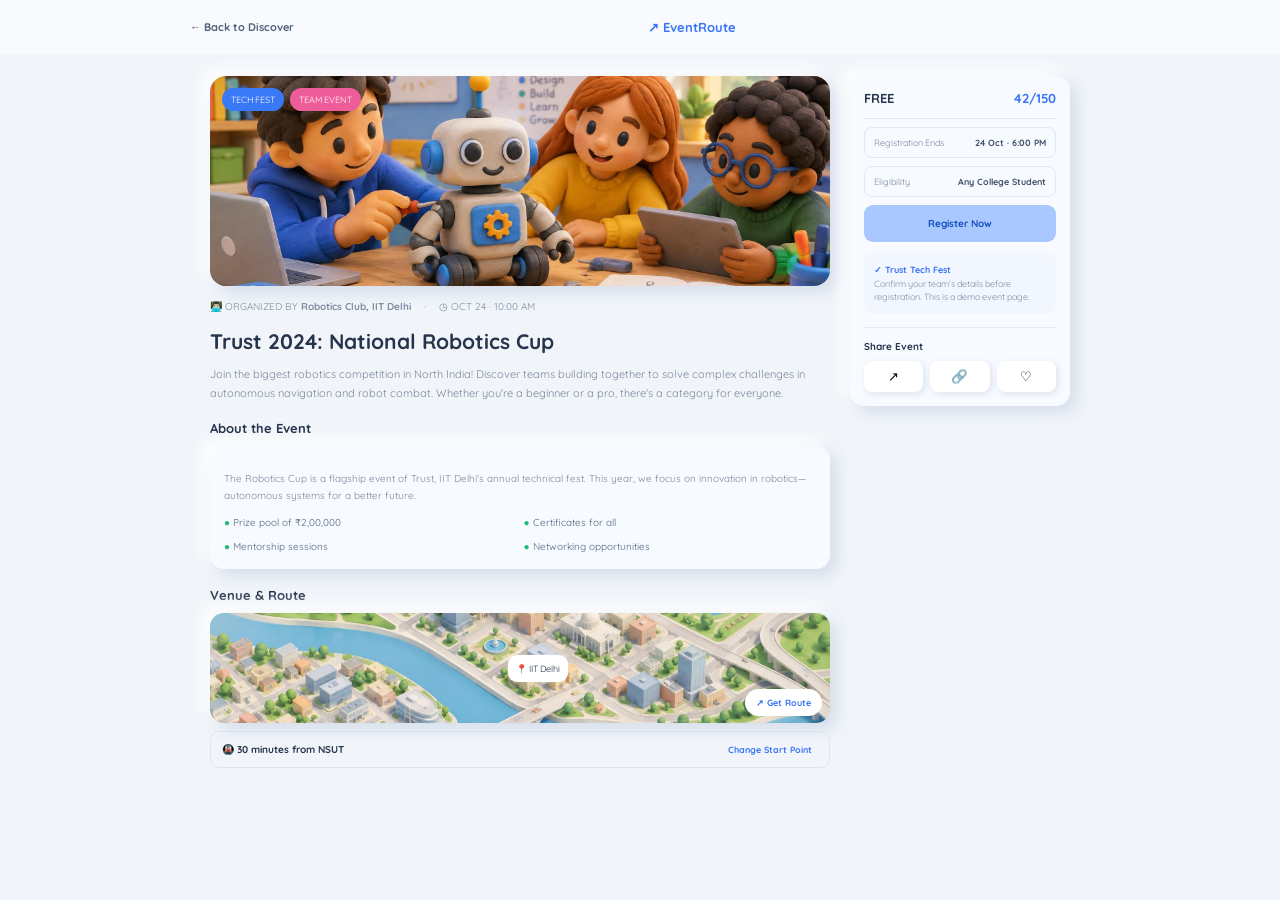
<file: web/student/pages/event.html>
<!DOCTYPE html>
<html lang="en">
<head>
  <meta charset="UTF-8">
  <meta http-equiv="refresh" content="0; url=../event-details.html">
  <title>Redirecting to Event Details...</title>
  <script>window.location.href = "../event-details.html";</script>
</head>
<body>
  <p>Redirecting to <a href="../event-details.html">Event Details</a>...</p>
</body>
</html>
</file>
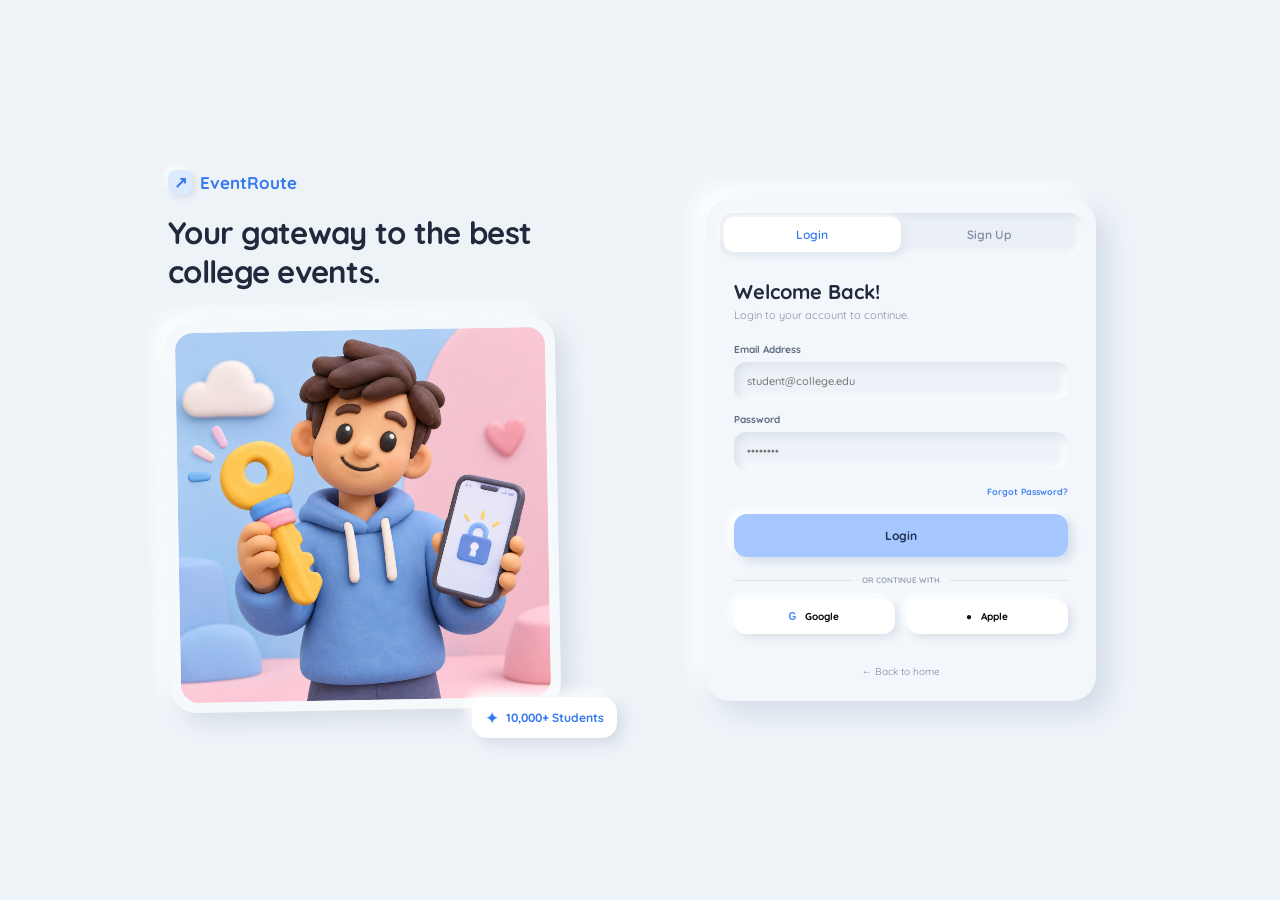
<file: web/student/pages/login.html>
<!DOCTYPE html>
<html lang="en">
<head>
  <meta charset="UTF-8">
  <meta http-equiv="refresh" content="0; url=../login.html">
  <title>Redirecting to Login...</title>
  <script>window.location.href = "../login.html";</script>
</head>
<body>
  <p>Redirecting to <a href="../login.html">Login</a>...</p>
</body>
</html>
</file>
<file: web/css/style.css>
:root{--ink:#292640;--muted:#77758c;--purple:#7568d9;--purple-dark:#5d50c1;--lavender:#eeebff;--peach:#ffe8df;--mint:#dff5e9;--coral:#ff8f9e;--paper:#fbfaff;--white:#fff;--line:#eeebf6;--shadow:10px 10px 25px #dedbe9,-8px -8px 22px #fff;--soft-shadow:6px 6px 15px #e5e1ef,-5px -5px 14px #fff}*{box-sizing:border-box}html{scroll-behavior:smooth;scroll-padding-top:90px}body{margin:0;background:var(--paper);color:var(--ink);font-family:'Quicksand',sans-serif;font-weight:500;line-height:1.6}a{color:inherit;text-decoration:none}button,input{font:inherit}button{cursor:pointer}.container{width:min(1160px,calc(100% - 48px));margin-inline:auto}.announcement{display:flex;justify-content:center;align-items:center;gap:9px;padding:8px 16px;background:#f0edff;color:#665bb5;font-size:11px;letter-spacing:.08em;font-weight:700;text-transform:uppercase}.pulse,.eyebrow-dot{display:inline-block;width:7px;height:7px;background:#8b7ce7;border-radius:50%;box-shadow:0 0 0 4px #dcd7ff}.site-header{height:82px;display:flex;align-items:center;justify-content:space-between;gap:25px}.brand{display:inline-flex;align-items:center;gap:9px;font-weight:800;font-size:23px;letter-spacing:-1px}.brand-mark{display:grid;place-items:center;width:34px;height:34px;border-radius:12px;background:var(--purple);color:#fff;font-size:22px;box-shadow:4px 4px 8px #c7c0f0,-3px -3px 7px white}.desktop-nav{display:flex;gap:34px;margin-left:auto;margin-right:34px}.desktop-nav a,.btn-quiet{font-size:13px;font-weight:700;color:#68657d}.desktop-nav a:hover,.footer-col a:hover{color:var(--purple)}.header-actions{display:flex;align-items:center;gap:10px}.btn{border:0;border-radius:13px;padding:12px 18px;font-size:13px;font-weight:800;display:inline-flex;justify-content:center;align-items:center;gap:13px;transition:transform .2s,box-shadow .2s}.btn:hover{transform:translateY(-2px)}.btn-primary{background:var(--purple);color:white;box-shadow:5px 5px 12px #d3cdef,-3px -3px 8px white}.btn-primary:hover{background:var(--purple-dark)}.btn-quiet{background:transparent}.btn-soft{background:#f0edff;color:#6559bf;box-shadow:var(--soft-shadow)}.btn-large{padding:16px 22px}.btn-dark{background:var(--ink);color:white;box-shadow:5px 5px 12px #c9c6d6,-3px -3px 8px white}.menu-toggle{display:none;border:0;background:var(--lavender);border-radius:10px;padding:8px 12px}.hero{min-height:570px;display:grid;grid-template-columns:1fr 1fr;align-items:center;gap:25px;padding-top:38px;padding-bottom:60px}.hero-copy{position:relative;z-index:2}.eyebrow{display:flex;align-items:center;gap:10px;font-size:10px;font-weight:800;letter-spacing:.16em;color:#8176cb;text-transform:uppercase}.hero h1{font-size:clamp(42px,5vw,64px);line-height:1.07;letter-spacing:-2.7px;margin:24px 0 20px;font-weight:800}.hero h1 span,.team-copy h2 span,.app-copy h2 span{color:var(--purple)}.hero-description{max-width:490px;color:var(--muted);font-size:14px;line-height:1.9;margin-bottom:27px}.hero-actions{display:flex;gap:13px;flex-wrap:wrap}.social-proof{display:flex;align-items:center;gap:13px;margin-top:30px}.avatar-stack{display:flex;padding-left:3px}.avatar-stack span,.mini-avatars span,.mini-avatars b{width:30px;height:30px;margin-left:-4px;border:2px solid var(--paper);border-radius:50%;display:grid;place-items:center;background:#f7c9bd;color:#6b4e62;font-size:10px;font-weight:800}.avatar-stack span:nth-child(2),.mini-avatars span:nth-child(2){background:#d7d0ff}.avatar-stack span:nth-child(3),.mini-avatars span:nth-child(3){background:#c9edda}.avatar-stack span:nth-child(4){background:#e9e4fb}.social-proof strong,.social-proof small{display:block}.social-proof strong{font-size:12px}.social-proof small{font-size:10px;color:var(--muted)}.hero-visual{position:relative;min-height:450px;display:grid;place-items:center}.visual-glow{position:absolute;width:370px;height:370px;border-radius:50%;background:#f0edff;filter:blur(1px)}.route-doodle{position:absolute;inset:12px 0 0;z-index:1}.route-doodle svg{width:100%;height:100%}.hero-art{position:relative;z-index:2;width:340px;height:340px;border-radius:46% 54% 56% 44%/51% 45% 55% 49%;background:linear-gradient(145deg,#e5e0ff,#f5f2ff 60%,#d9d2ff);box-shadow:inset 9px 9px 18px #d3cdef,inset -8px -8px 18px white;overflow:hidden}.art-sun{position:absolute;width:76px;height:76px;border-radius:50%;background:#ffd9b8;top:37px;right:47px;box-shadow:5px 5px 12px #e6c9dc,-4px -4px 10px white}.art-cloud{position:absolute;width:70px;height:22px;border-radius:20px;background:#fff;box-shadow:4px 4px 8px #d8d1ee,-3px -3px 7px white}.art-cloud:before,.art-cloud:after{content:"";position:absolute;border-radius:50%;background:inherit}.art-cloud:before{width:28px;height:28px;top:-12px;left:13px}.art-cloud:after{width:22px;height:22px;top:-8px;left:34px}.cloud-one{top:90px;left:28px}.cloud-two{top:145px;right:23px;transform:scale(.7)}.campus-building{position:absolute;bottom:56px;left:72px;width:192px;height:155px}.roof{position:absolute;top:0;left:0;width:192px;height:33px;background:#9b91e8;clip-path:polygon(50% 0,100% 100%,0 100%);filter:drop-shadow(3px 3px 2px #c2baf0)}.building-front{position:absolute;top:30px;left:16px;width:139px;height:120px;background:#fff1df;border-radius:4px 4px 0 0;box-shadow:inset 5px 0 #fff,inset -7px 0 #e4d5cf}.building-side{position:absolute;top:30px;right:0;width:25px;height:120px;background:#d7c8d8;clip-path:polygon(0 0,100% 12%,100% 100%,0 100%)}.building-label{text-align:center;font-size:9px;font-weight:800;letter-spacing:3px;color:#8273b9;padding-top:13px}.windows{margin:13px auto;width:92px;height:28px;background:repeating-linear-gradient(90deg,#9aabd0 0 13px,#fff1df 13px 22px);border:4px solid #fff9ed}.building-door{width:25px;height:34px;background:#a89bce;margin:auto;border-radius:10px 10px 0 0}.art-path{position:absolute;bottom:-32px;left:90px;width:190px;height:105px;border:15px solid #fff8ee;border-bottom:0;border-radius:90px 90px 0 0;transform:rotate(-7deg);box-shadow:inset 3px 3px 8px #e5dced}.art-person{position:absolute;bottom:27px;right:51px;width:46px;height:90px}.person-head{position:absolute;top:0;left:14px;width:21px;height:23px;border-radius:50%;background:#b9795e}.person-body{position:absolute;top:21px;left:7px;width:35px;height:42px;background:#ff899c;border-radius:12px 12px 7px 7px;transform:rotate(-8deg)}.person-leg{position:absolute;top:56px;width:10px;height:35px;background:#5b527e;border-radius:8px;transform-origin:top}.leg-one{left:12px;transform:rotate(14deg)}.leg-two{left:27px;transform:rotate(-16deg)}.person-bag{position:absolute;top:25px;left:0;width:14px;height:25px;background:#897be0;border-radius:5px}.pin{position:absolute;z-index:3;display:grid;place-items:center;width:35px;height:35px;border-radius:50% 50% 50% 4px;transform:rotate(-45deg);background:#ff9baa;color:white;box-shadow:4px 4px 8px #d4c6e7}.pin-one{top:143px;left:45px}.pin-two{top:210px;right:43px;background:#7d70dd}.floating-card{position:absolute;z-index:4;display:flex;align-items:center;gap:12px;padding:14px 16px;border-radius:18px;background:#fffdfd;box-shadow:8px 8px 20px #dcd7ec,-6px -6px 17px white}.leave-card{top:34px;left:-3px}.venue-card{bottom:24px;right:-2px;min-width:250px}.mini-icon{width:39px;height:39px;border-radius:13px;display:grid;place-items:center;font-size:21px}.coral{background:var(--peach);color:#ef8792}.lavender{background:var(--lavender);color:#7768d8}.floating-card small,.floating-card strong,.floating-card span{display:block}.floating-card small{font-size:8px;font-weight:800;letter-spacing:.13em;color:#9691a8}.floating-card strong{font-size:19px;font-weight:800;line-height:1.4}.floating-card strong em{font-size:10px;font-style:normal}.floating-card div>span{font-size:9px;color:var(--muted)}.status{color:#4caa7b!important}.status i{display:inline-block;width:5px;height:5px;background:#55be8b;border-radius:50%;margin-right:4px}.arrow-circle{margin-left:auto;width:27px;height:27px;border-radius:50%;display:grid!important;place-items:center;background:var(--lavender);color:var(--purple)!important;font-size:15px!important}.tiny-note{position:absolute;right:35px;top:3px;font-size:8px;letter-spacing:.14em;font-weight:800;color:#aaa2ce}.tiny-note span{color:#ff99a5;font-size:15px}.section-pad{padding:85px 0}.how-section{background:#f3f0ff}.section-heading{display:flex;align-items:end;justify-content:space-between;gap:25px;margin-bottom:32px}.section-heading h2,.team-copy h2,.app-copy h2{font-size:clamp(29px,3.5vw,42px);line-height:1.2;letter-spacing:-1.5px;margin:10px 0 0;font-weight:800}.heading-period{color:#ff9ba9}.section-heading>p,.heading-sub{color:var(--muted);font-size:12px;margin:0 0 4px}.steps-grid{display:grid;grid-template-columns:repeat(3,1fr);gap:20px}.step-card{position:relative;min-height:225px;overflow:hidden;padding:25px;border-radius:24px;background:#fbfaff;box-shadow:var(--shadow)}.featured-step{background:#fff8f5}.step-top{display:flex;align-items:center;justify-content:space-between}.step-number{font-size:11px;font-weight:800;color:#a19bb7;letter-spacing:.1em}.step-icon{display:grid;place-items:center;width:46px;height:46px;border-radius:16px;font-size:24px;box-shadow:inset 3px 3px 7px #e2dff0,inset -3px -3px 7px white}.peach{background:var(--peach);color:#df8b80}.mint{background:var(--mint);color:#58a77f}.step-card h3{font-size:19px;margin:19px 0 8px;font-weight:800}.step-card p{font-size:12px;color:var(--muted);line-height:1.8;max-width:290px;margin:0}.card-decoration{position:absolute;right:23px;bottom:9px;color:#e6e1fb;font-weight:700}.decor-search{font-size:64px;transform:rotate(-15deg)}.decor-route{font-size:25px;color:#e2d5d3}.mini-avatars{display:flex;margin-top:15px}.mini-avatars span,.mini-avatars b{width:26px;height:26px;font-size:9px}.mini-avatars b{background:#fff;border:1px dashed #cfc5ee;color:#8176cb}.events-section{background:var(--paper)}.heading-sub{margin-top:9px}.text-link{font-size:12px;font-weight:800;color:var(--purple);white-space:nowrap}.filter-row{display:flex;justify-content:space-between;align-items:center;gap:18px;margin-bottom:25px}.filter-pills{display:flex;gap:8px;flex-wrap:wrap}.filter-pill{border:0;background:#f0eef8;color:#77738b;border-radius:12px;padding:10px 14px;font-size:11px;font-weight:800}.filter-pill.active{background:var(--purple);color:#fff;box-shadow:4px 4px 9px #d9d3f1,-3px -3px 8px white}.filter-pill span{margin-left:5px;opacity:.75}.search-box{display:flex;align-items:center;gap:8px;background:#fff;padding:10px 14px;border-radius:12px;box-shadow:inset 3px 3px 7px #eeebf5,inset -3px -3px 7px #fff;color:#aaa3c0;min-width:250px}.search-box input{border:0;outline:0;background:transparent;width:100%;font-size:11px;color:var(--ink)}.event-grid{display:grid;grid-template-columns:repeat(3,1fr);gap:22px}.event-card{overflow:hidden;border-radius:22px;background:#fff;box-shadow:var(--soft-shadow);transition:transform .2s}.event-card:hover{transform:translateY(-4px)}.event-art{height:155px;position:relative;display:flex;align-items:center;justify-content:center;overflow:hidden}.event-art:before,.event-art:after{content:"";position:absolute;border-radius:50%;background:#ffffff50}.event-art:before{width:160px;height:160px;right:-22px;top:-67px}.event-art:after{width:90px;height:90px;left:-20px;bottom:-40px}.art-hack{background:linear-gradient(135deg,#d9d3ff,#f3eaff)}.art-culture{background:linear-gradient(135deg,#ffd9d3,#fff0df)}.art-workshop{background:linear-gradient(135deg,#cdeee1,#e9f8ef)}.art-sport{background:linear-gradient(135deg,#d7e8ff,#f1f5ff)}.art-design{background:linear-gradient(135deg,#ffe4b8,#fff4de)}.art-music{background:linear-gradient(135deg,#f5d4ee,#f8eaff)}.event-emoji{font-size:54px;filter:drop-shadow(4px 7px 4px #7e729333);z-index:1}.event-category{position:absolute;top:14px;left:14px;z-index:2;background:#ffffffd9;padding:6px 10px;border-radius:8px;font-size:8px;letter-spacing:.08em;font-weight:800;color:#6b628b}.travel-chip{position:absolute;right:12px;bottom:12px;z-index:2;padding:6px 9px;border-radius:9px;background:#fff;color:#6c6488;font-size:9px;font-weight:800}.event-content{padding:18px}.event-content h3{font-size:16px;line-height:1.35;margin:0 0 8px;font-weight:800}.event-college{font-size:11px;color:var(--muted);margin:0 0 14px}.event-meta{display:flex;align-items:center;justify-content:space-between;gap:8px;border-top:1px solid #f0edf6;padding-top:13px}.event-date{font-size:10px;color:#88839b}.event-price{font-size:10px;font-weight:800;color:#50a47c}.event-details{border:0;background:#f0edff;color:#6c5fca;padding:8px 12px;border-radius:9px;font-size:10px;font-weight:800}.demo-disclaimer{font-size:10px;text-align:center;color:#a29cb3;margin-top:25px}.team-banner{display:grid;grid-template-columns:.9fr 1.1fr;align-items:center;gap:60px;padding:65px 7%;border-radius:32px;background:#f0edff;box-shadow:inset 7px 7px 18px #e1dcf5,inset -7px -7px 18px #fff;margin-top:35px;margin-bottom:70px;overflow:hidden}.team-illustration{position:relative;min-height:290px;display:grid;place-items:center}.orbit{position:absolute;border:1px dashed #b8afea;border-radius:50%;transform:rotate(-22deg)}.orbit-a{width:270px;height:170px}.orbit-b{width:200px;height:245px;transform:rotate(35deg)}.team-people{display:flex;align-items:end;gap:8px;z-index:1}.person{display:grid;place-items:center;border-radius:50%;font-weight:800;color:#55486b;box-shadow:5px 5px 12px #d0c9e9,-4px -4px 10px white}.p1{width:67px;height:67px;background:#ffd4bd;font-size:21px}.p2{width:83px;height:83px;background:#c9c1ff;font-size:25px;transform:translateY(-15px)}.p3{width:62px;height:62px;background:#c5ead9;font-size:20px}.team-ticket{position:absolute;right:2px;bottom:30px;background:#fff;border-radius:13px;padding:12px 18px;box-shadow:var(--soft-shadow);font-size:9px;letter-spacing:.12em;transform:rotate(7deg)}.team-ticket strong{font-size:17px;color:var(--purple)}.team-spark{position:absolute;top:20px;right:55px;font-size:38px;color:#ff9baa}.team-copy h2{margin:17px 0}.team-copy p{color:var(--muted);font-size:12px;line-height:1.9;max-width:460px}.team-copy ul{padding:0;list-style:none;margin:22px 0 25px;display:grid;gap:11px}.team-copy li{font-size:12px;font-weight:700}.team-copy li span{display:inline-grid;place-items:center;width:20px;height:20px;border-radius:7px;background:#d9f3e5;color:#49a77b;margin-right:9px}.app-section{background:#fff;padding-top:20px}.app-panel{position:relative;min-height:370px;display:flex;align-items:center;justify-content:space-between;padding:55px 9%;border-radius:30px;background:#fff6f2;box-shadow:inset 6px 6px 16px #f0e6e5,inset -6px -6px 16px white;overflow:hidden}.app-copy{max-width:540px;position:relative;z-index:2}.app-copy h2{font-size:37px;margin:17px 0}.app-copy p{max-width:450px;color:var(--muted);font-size:12px;line-height:1.9}.store-button{display:inline-flex;align-items:center;gap:12px;background:#292640;color:#fff;border-radius:13px;padding:11px 17px;margin-top:15px;box-shadow:5px 5px 12px #e2d4d4,-3px -3px 8px white}.play-icon{font-size:22px;color:#b8f1d4}.store-button small,.store-button strong{display:block}.store-button small{font-size:8px;letter-spacing:.1em}.store-button strong{font-size:15px}.store-arrow{margin-left:14px}.phone-mock{position:absolute;right:13%;bottom:-43px;width:205px;height:350px;border:8px solid #fff;border-radius:31px;background:#f1effc;box-shadow:12px 12px 28px #d8c9c9,-7px -7px 18px white;transform:rotate(7deg);overflow:hidden}.phone-top{display:flex;justify-content:space-between;padding:10px 12px;font-size:8px;font-weight:800}.phone-map{height:185px;position:relative;background:repeating-linear-gradient(35deg,#e0efe5 0 22px,#d6e7df 22px 25px,#e0efe5 25px 47px)}.map-road{position:absolute;background:#fff8ed;border:2px solid #fff;transform:rotate(-24deg);border-radius:12px}.road-a{width:260px;height:14px;top:48px;left:-25px}.road-b{width:250px;height:12px;top:100px;left:-20px;transform:rotate(25deg)}.road-c{width:180px;height:10px;top:130px;left:40px;transform:rotate(80deg)}.phone-pin{position:absolute;top:50px;right:40px;background:#7b70dd;color:white;border-radius:50% 50% 50% 4px;padding:8px;transform:rotate(-45deg)}.phone-route{position:absolute;top:65px;left:60px;width:70px;height:80px;border:3px dashed #ff8798;border-left:0;border-bottom:0;border-radius:0 20px 0 0;transform:rotate(15deg)}.phone-sheet{position:relative;background:#fff;border-radius:20px 20px 0 0;margin-top:-10px;padding:12px}.sheet-handle{display:block;width:34px;height:4px;background:#e7e3f1;border-radius:5px;margin:0 auto 10px}.phone-sheet small{font-size:7px;letter-spacing:.1em;color:#9992b0}.phone-sheet h3{font-size:14px;margin:2px 0 7px}.phone-info{display:grid;gap:4px;font-size:8px;color:#77718b}.phone-cta{margin-top:10px;background:var(--purple);color:white;border-radius:8px;padding:8px;text-align:center;font-size:9px;font-weight:800}.app-sticker{position:absolute;right:37%;top:44px;width:67px;height:67px;border-radius:50%;display:grid;place-items:center;background:#ffd4b9;color:#8c5e60;box-shadow:var(--soft-shadow);transform:rotate(-12deg);font-size:20px}.app-sticker span{font-size:7px;font-weight:800;line-height:1.2;text-align:center}.site-footer{margin-top:75px;background:#f0edff;padding:55px 0 0}.footer-main{display:grid;grid-template-columns:1.7fr 1fr 1fr 1fr;gap:45px;padding-bottom:40px}.footer-brand p{font-size:11px;color:var(--muted);line-height:1.8}.footer-socials{display:flex;gap:9px;margin-top:18px}.footer-socials a{display:grid;place-items:center;width:29px;height:29px;border-radius:10px;background:#fff;box-shadow:var(--soft-shadow);font-size:10px;font-weight:800;color:var(--purple)}.footer-col{display:flex;flex-direction:column;gap:11px}.footer-col h4{font-size:12px;margin:4px 0 7px}.footer-col a{font-size:11px;color:#77728d}.footer-bottom{border-top:1px solid #dfdaf1;padding:17px 0;display:flex;justify-content:space-between;font-size:10px;color:#89839e}.footer-bottom b{color:#ff8f9e}.toast{position:fixed;left:50%;bottom:24px;transform:translate(-50%,20px);background:#292640;color:white;padding:13px 20px;border-radius:12px;font-size:12px;font-weight:700;box-shadow:0 10px 30px #30264c33;opacity:0;pointer-events:none;transition:.25s;z-index:99;max-width:calc(100% - 30px);text-align:center}.toast.show{opacity:1;transform:translate(-50%,0)}.empty-state{grid-column:1/-1;padding:45px;text-align:center;color:var(--muted);background:white;border-radius:18px;box-shadow:var(--soft-shadow)}@media(max-width:900px){.desktop-nav{gap:18px;margin-right:10px}.hero{grid-template-columns:1fr 1fr}.hero h1{font-size:48px}.hero-visual{transform:scale(.88);transform-origin:center}.floating-card{transform:scale(.9)}.event-grid{gap:14px}.event-content{padding:14px}.team-banner{gap:25px;padding-inline:5%}.phone-mock{right:7%}.app-sticker{right:34%}.footer-main{gap:25px}}@media(max-width:680px){.container{width:min(100% - 30px,520px)}.announcement{font-size:8px;letter-spacing:.05em}.site-header{height:70px}.brand{font-size:20px}.desktop-nav{display:none;position:absolute;top:115px;left:15px;right:15px;z-index:20;padding:18px;background:#fff;border-radius:17px;box-shadow:var(--shadow);flex-direction:column;gap:14px}.desktop-nav.open{display:flex}.header-actions{gap:3px}.header-actions .btn{padding:9px 10px;font-size:11px}.menu-toggle{display:block;margin-left:4px}.hero{display:flex;flex-direction:column;align-items:stretch;padding-top:45px;padding-bottom:25px;gap:0}.hero h1{font-size:clamp(42px,11vw,58px);letter-spacing:-2px}.hero-description{font-size:13px}.hero-visual{width:100%;min-height:390px;transform:scale(.9);margin-top:10px}.hero-art{width:300px;height:300px}.campus-building{transform:scale(.86);transform-origin:bottom left;left:60px}.art-person{right:40px}.visual-glow{width:300px;height:300px}.leave-card{left:-2px;top:28px}.venue-card{right:-2px;bottom:5px;min-width:225px}.section-pad{padding:60px 0}.section-heading{align-items:flex-start;flex-direction:column;gap:14px}.section-heading h2,.team-copy h2{font-size:32px}.section-heading>p{font-size:11px}.steps-grid,.event-grid{grid-template-columns:1fr}.step-card{min-height:200px}.filter-row{align-items:stretch;flex-direction:column}.filter-pills{gap:6px}.filter-pill{padding:9px 10px;font-size:10px}.search-box{min-width:0}.event-art{height:175px}.event-content{padding:18px}.team-banner{grid-template-columns:1fr;gap:25px;padding:30px 22px;margin-top:15px;margin-bottom:50px}.team-illustration{min-height:230px}.team-copy h2{font-size:34px}.app-panel{padding:38px 25px 275px;min-height:600px;align-items:flex-start}.app-copy h2{font-size:31px}.phone-mock{width:185px;height:330px;right:15%;bottom:-55px}.app-sticker{right:9%;top:auto;bottom:225px;width:55px;height:55px}.footer-main{grid-template-columns:1fr 1fr;gap:30px 20px}.footer-brand{grid-column:1/-1}.footer-bottom{gap:10px;flex-wrap:wrap}.desktop-only{display:none}}@media(prefers-reduced-motion:reduce){html{scroll-behavior:auto}*,*::before,*::after{transition:none!important}}

/* === Enhanced claymorphism + motion layer === */
:root{
  --clay-lift: 12px 12px 26px #dcd7eb, -10px -10px 25px #ffffff;
  --clay-inset: inset 7px 7px 14px #ded9ef, inset -7px -7px 14px #ffffff;
}
body{overflow-x:hidden}
.site-header{animation:dropIn .7s cubic-bezier(.2,.8,.2,1) both}
.hero-copy>*{animation:riseIn .75s cubic-bezier(.2,.8,.2,1) both}
.hero-copy .eyebrow{animation-delay:.05s}
.hero-copy h1{animation-delay:.12s}
.hero-copy .hero-description{animation-delay:.2s}
.hero-copy .hero-actions{animation-delay:.28s}
.hero-copy .social-proof{animation-delay:.36s}
.hero-art{animation:floatArt 7s ease-in-out infinite;box-shadow:inset 11px 11px 22px #d0c9ec,inset -10px -10px 22px #fff,12px 15px 30px #d8d1ef}
.floating-card{animation:floatCard 5.5s ease-in-out infinite;box-shadow:12px 12px 24px #d9d4e9,-9px -9px 22px #fff}
.venue-card{animation-delay:-2.3s}
.art-sun{animation:sunPulse 4s ease-in-out infinite}
.pin-one{animation:pinBounce 3.2s ease-in-out infinite}
.pin-two{animation:pinBounce 3.2s ease-in-out infinite .8s}
.step-card,.event-card{transition:transform .28s cubic-bezier(.2,.8,.2,1),box-shadow .28s ease}
.step-card:hover,.event-card:hover{transform:translateY(-7px) rotate(-.4deg);box-shadow:var(--clay-lift),0 18px 35px #dcd6ef}
.step-icon,.mini-icon,.filter-pill,.search-box,.team-banner,.app-panel,.phone-mock,.store-button{box-shadow:var(--clay-inset)}
.btn{position:relative;overflow:hidden}
.btn::after{content:"";position:absolute;inset:-70% auto -70% -45%;width:35%;transform:rotate(24deg);background:#ffffff35;transition:left .55s ease}
.btn:hover::after{left:130%}
.filter-pill{transition:transform .2s,background .2s}
.filter-pill:hover{transform:translateY(-2px)}
.event-art{isolation:isolate}
.event-emoji{animation:emojiFloat 4s ease-in-out infinite}
.event-card:nth-child(2n) .event-emoji{animation-delay:-1.2s}
.team-illustration .person{animation:personBob 4.2s ease-in-out infinite}
.team-illustration .p2{animation-delay:-1.3s}
.team-illustration .p3{animation-delay:-2.2s}
.orbit-a{animation:orbitSpin 24s linear infinite}
.orbit-b{animation:orbitSpin 32s linear infinite reverse}
.team-ticket{animation:ticketWiggle 6s ease-in-out infinite}
.phone-mock{animation:phoneFloat 6s ease-in-out infinite}
.app-sticker{animation:stickerWiggle 5s ease-in-out infinite}
.pulse{animation:pulseDot 2s ease-in-out infinite}
.reveal{opacity:0;transform:translateY(22px);transition:opacity .7s ease,transform .7s cubic-bezier(.2,.8,.2,1)}
.reveal.is-visible{opacity:1;transform:translateY(0)}
@keyframes riseIn{from{opacity:0;transform:translateY(22px)}to{opacity:1;transform:translateY(0)}}
@keyframes dropIn{from{opacity:0;transform:translateY(-15px)}to{opacity:1;transform:translateY(0)}}
@keyframes floatArt{0%,100%{transform:translateY(0) rotate(-1deg)}50%{transform:translateY(-10px) rotate(1deg)}}
@keyframes floatCard{0%,100%{translate:0 0}50%{translate:0 -8px}}
@keyframes sunPulse{0%,100%{transform:scale(1)}50%{transform:scale(1.07)}}
@keyframes pinBounce{0%,100%{translate:0 0}50%{translate:0 -8px}}
@keyframes emojiFloat{0%,100%{transform:translateY(0) rotate(-3deg)}50%{transform:translateY(-5px) rotate(3deg)}}
@keyframes personBob{0%,100%{translate:0 0}50%{translate:0 -7px}}
@keyframes orbitSpin{to{transform:rotate(338deg)}}
@keyframes ticketWiggle{0%,100%{transform:rotate(7deg)}50%{transform:rotate(2deg) translateY(-5px)}}
@keyframes phoneFloat{0%,100%{transform:rotate(7deg) translateY(0)}50%{transform:rotate(4deg) translateY(-9px)}}
@keyframes stickerWiggle{0%,100%{transform:rotate(-12deg)}50%{transform:rotate(-4deg) scale(1.04)}}
@keyframes pulseDot{0%,100%{box-shadow:0 0 0 4px #dcd7ff}50%{box-shadow:0 0 0 7px #dcd7ff70}}
@media(prefers-reduced-motion:reduce){*,*::before,*::after{animation:none!important;scroll-behavior:auto!important;transition:none!important}.reveal{opacity:1;transform:none}}
</file>
<file: web/css/login.css>
* {
    box-sizing: border-box;
}

:root {
    --ink: #202a3c;
    --blue: #a8c9ff;
    --blue-dark: #669df5;
    --muted: #8792a4;
    --panel: #fff;
    --bg: #eef3f8;
}

body {
    margin: 0;
    min-height: 100vh;
    font-family: 'Quicksand', sans-serif;
    color: var(--ink);
    background: var(--bg);
    display: grid;
    place-items: center;
    padding: 26px;
    overflow-x: hidden;
}

.login-shell {
    width: min(100%, 1000px);
    min-height: 590px;
    display: grid;
    grid-template-columns: 1fr 1fr;
    gap: 42px;
    align-items: center;
}

.welcome-side {
    position: relative;
    padding: 10px 0 30px 28px;
    animation: slideIn .7s ease both;
}

.brand {
    display: inline-flex;
    align-items: center;
    gap: 8px;
    text-decoration: none;
    color: #3578ef;
    font-size: 17px;
    font-weight: 700;
}

.brand-mark {
    display: grid;
    place-items: center;
    width: 24px;
    height: 24px;
    background: #dceaff;
    border-radius: 8px;
    box-shadow: 3px 3px 7px #d3dce8, -3px -3px 7px #fff;
    font-size: 16px;
}

.welcome-side h1 {
    font-size: clamp(23px, 3vw, 31px);
    line-height: 1.25;
    letter-spacing: -.7px;
    margin: 20px 0 28px;
    font-weight: 700;
}

.art-card {
    width: min(100%, 390px);
    padding: 10px;
    border-radius: 25px;
    background: #f6f9fc;
    box-shadow: 10px 10px 22px #d5dce5, -10px -10px 22px #fff;
    transform: rotate(-1deg);
    animation: float 5s ease-in-out infinite;
}

.art-card img {
    display: block;
    width: 100%;
    aspect-ratio: 1 / 1;
    object-fit: cover;
    border-radius: 18px;
}

.student-badge {
    position: absolute;
    right: 2px;
    bottom: 2px;
    display: flex;
    gap: 7px;
    align-items: center;
    padding: 10px 13px;
    border-radius: 15px;
    background: #fff;
    box-shadow: 6px 6px 14px #d5dce5, -5px -5px 12px #fff;
    font-size: 12px;
    color: #3578ef;
    animation: float 4s ease-in-out infinite reverse;
}

.student-badge span {
    font-size: 17px;
}

.form-side {
    display: flex;
    justify-content: center;
    animation: slideUp .75s ease both;
}

.auth-card {
    width: min(100%, 390px);
    padding: 14px;
    border-radius: 25px;
    background: #f3f7fb;
    box-shadow: 12px 12px 26px #d3dce7, -12px -12px 26px #fff;
    transition: transform .3s, box-shadow .3s;
}

.auth-card:hover {
    transform: translateY(-3px);
    box-shadow: 15px 17px 30px #d0d9e4, -12px -12px 25px #fff;
}

.tabs {
    display: grid;
    grid-template-columns: 1fr 1fr;
    padding: 4px;
    background: #eaf0f6;
    border-radius: 13px;
    box-shadow: inset 3px 3px 7px #d8e0e9, inset -3px -3px 7px #fff;
}

.tab {
    border: 0;
    border-radius: 10px;
    padding: 10px;
    font: 600 12px 'Quicksand', sans-serif;
    background: transparent;
    color: #7e8aa0;
    cursor: pointer;
    transition: .25s;
}

.tab.active {
    background: #fff;
    color: #3478ed;
    box-shadow: 3px 3px 8px #dbe2eb, -3px -3px 8px #fff;
}

.card-content {
    padding: 23px 14px 9px;
}

.card-content h2 {
    font-size: 20px;
    margin: 0 0 4px;
    font-weight: 700;
}

.subtitle {
    margin: 0 0 21px;
    font-size: 11px;
    color: var(--muted);
}

form label {
    display: block;
    margin: 13px 0 6px;
    font-size: 10px;
    font-weight: 700;
    color: #5e6b7f;
}

form input {
    width: 100%;
    border: 0;
    outline: 0;
    border-radius: 12px;
    background: #edf2f8;
    padding: 12px 13px;
    font: 500 11px 'Quicksand', sans-serif;
    color: var(--ink);
    box-shadow: inset 4px 4px 8px #dbe2ea, inset -4px -4px 8px #fff;
    transition: box-shadow .2s, background .2s;
}

form input:focus {
    background: #fff;
    box-shadow: inset 2px 2px 5px #dbe2ea, 0 0 0 3px #dceaff;
}

.forgot-row {
    text-align: right;
    margin: 9px 0 15px;
}

.forgot-row a {
    font-size: 9px;
    color: #4383ef;
    text-decoration: none;
    font-weight: 700;
}

.submit-btn {
    width: 100%;
    border: 0;
    border-radius: 13px;
    padding: 14px;
    background: #a6c7ff;
    color: #20334f;
    font: 700 12px 'Quicksand', sans-serif;
    cursor: pointer;
    box-shadow: 5px 5px 10px #d5deea, -5px -5px 10px #fff;
    transition: transform .2s, box-shadow .2s, background .2s;
}

.submit-btn:hover {
    transform: translateY(-2px);
    background: #91baff;
    box-shadow: 7px 8px 14px #d0dbe9, -5px -5px 10px #fff;
}

.submit-btn:active {
    transform: scale(.98);
}

.divider {
    display: flex;
    align-items: center;
    gap: 10px;
    margin: 18px 0 14px;
    color: #9aa4b3;
    font-size: 8px;
    font-weight: 700;
}

.divider:before,
.divider:after {
    content: '';
    height: 1px;
    flex: 1;
    background: #dce3eb;
}

.social-buttons {
    display: grid;
    grid-template-columns: 1fr 1fr;
    gap: 12px;
}

.social-btn {
    border: 0;
    border-radius: 12px;
    background: #fff;
    padding: 11px 8px;
    box-shadow: 4px 4px 9px #d9e1e9, -4px -4px 9px #fff;
    font: 700 10px 'Quicksand', sans-serif;
    cursor: pointer;
    transition: transform .2s;
}

.social-btn:hover {
    transform: translateY(-2px);
}

.google-g {
    font-family: Arial, sans-serif;
    color: #4285f4;
    font-weight: bold;
    margin-right: 6px;
}

.apple {
    font-size: 10px;
    margin-right: 6px;
    color: #111;
}

.form-message {
    min-height: 14px;
    text-align: center;
    color: #477fce;
    font-size: 10px;
    font-weight: 600;
    margin: 9px 0 0;
}

.back-home {
    text-align: center;
    margin: 8px 0 0;
    font-size: 10px;
}

.back-home a {
    color: #7d8ba0;
    text-decoration: none;
}

.back-home a:hover {
    color: #3478ed;
}

@keyframes slideIn {
    from {
        opacity: 0;
        transform: translateX(-18px);
    }

    to {
        opacity: 1;
        transform: translateX(0);
    }
}

@keyframes slideUp {
    from {
        opacity: 0;
        transform: translateY(20px);
    }

    to {
        opacity: 1;
        transform: translateY(0);
    }
}

@keyframes float {

    0%,
    100% {
        translate: 0 0;
    }

    50% {
        translate: 0 -7px;
    }
}

@media (max-width: 700px) {
    body {
        padding: 20px;
    }

    .login-shell {
        grid-template-columns: 1fr;
        gap: 26px;
        max-width: 430px;
    }

    .welcome-side {
        padding: 0 4px 5px;
    }

    .welcome-side h1 {
        margin: 15px 0 18px;
    }

    .art-card {
        width: 180px;
        margin: 0 auto;
    }

    .student-badge {
        right: 10px;
        bottom: 0;
    }

    .form-side {
        width: 100%;
    }

    .auth-card {
        max-width: 430px;
    }

    .welcome-side h1 br {
        display: none;
    }
}

@media (prefers-reduced-motion: reduce) {

    *,
    *:before,
    *:after {
        animation: none !important;
        transition: none !important;
        scroll-behavior: auto !important;
    }
}
</file>
